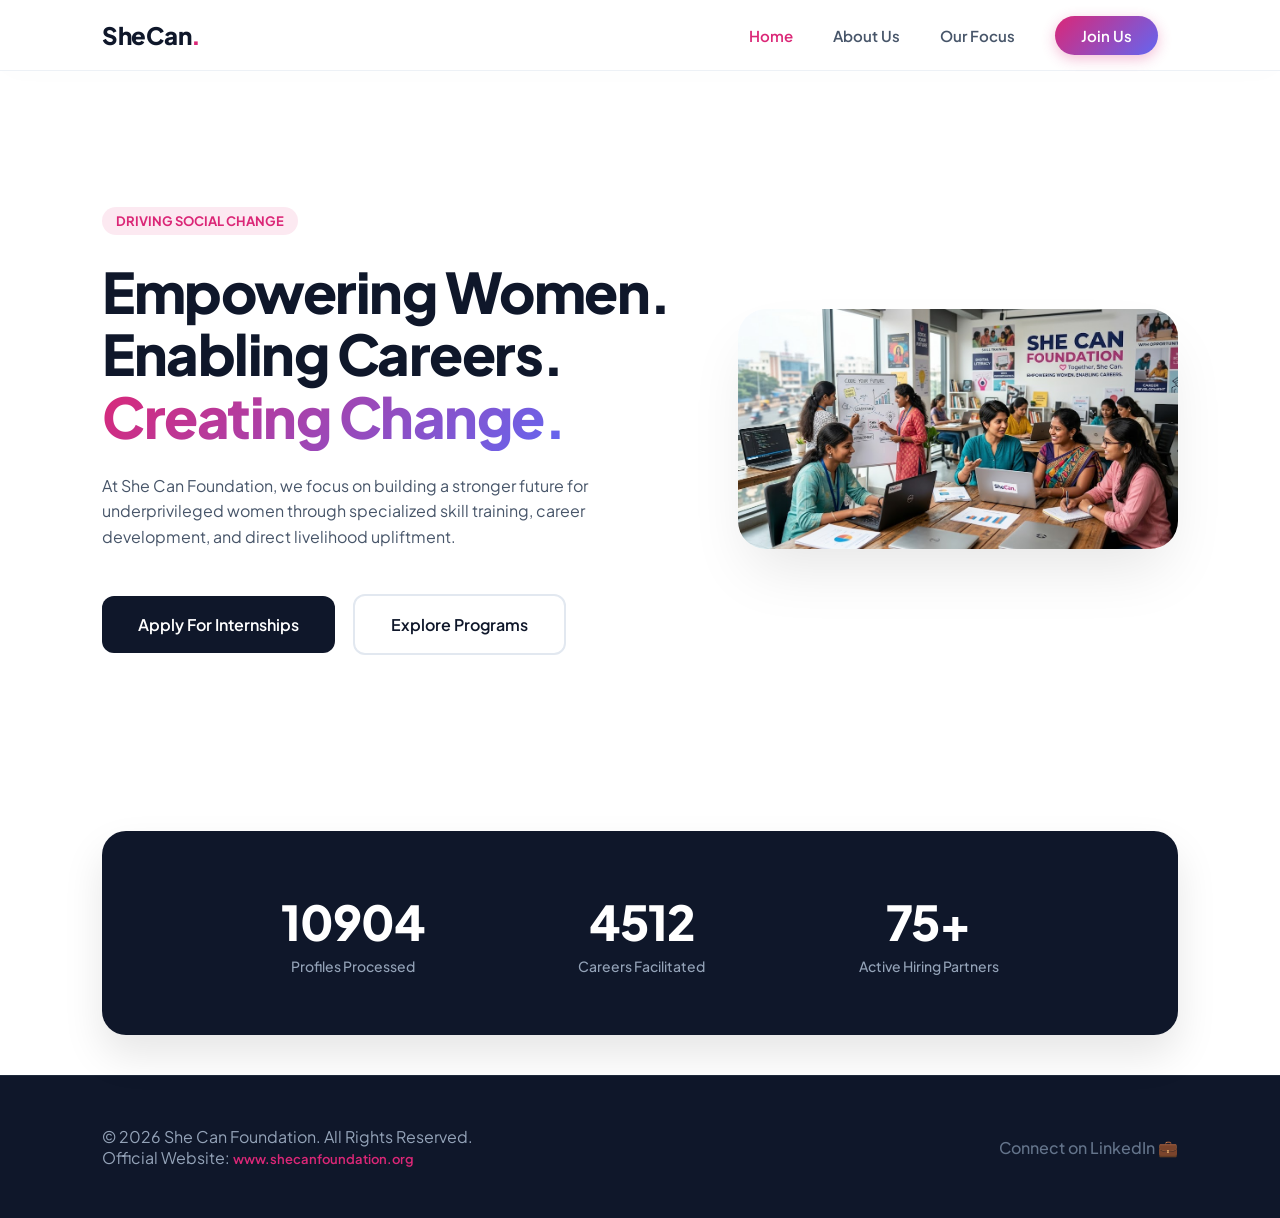
<file: index.htm>
<!DOCTYPE html>
<html lang="en">
<head>
    <meta charset="UTF-8">
    <meta name="viewport" content="width=device-width, initial-scale=1.0, maximum-scale=1.0, user-scalable=no">
    <title>She Can Foundation | Empowering Women. Enabling Careers.</title>
    <link href="https://fonts.googleapis.com/css2?family=Plus+Jakarta+Sans:wght@300;400;600;700;800&display=swap" rel="stylesheet">
    <link rel="stylesheet" href="styles.css">
</head>
<body>

    <header class="navbar">
        <div class="logo">SheCan<span>.</span></div>
        <nav>
            <ul class="nav-links">
                <li><a href="#home" class="nav-tab active" data-page="home">Home</a></li>
                <li><a href="#about" class="nav-tab" data-page="about">About Us</a></li>
                <li><a href="#programs" class="nav-tab" data-page="programs">Our Focus</a></li>
                <li><a href="#volunteer" class="btn-nav nav-tab" data-page="volunteer">Join Us</a></li>
            </ul>
        </nav>
    </header>

    <main id="main-content">
        <section id="home-page" class="page-view active">
            <div class="hero-section">
                <div class="hero-content animate-fade-up">
                    <span class="badge">DRIVING SOCIAL CHANGE</span>
                    <h1>Empowering Women.<br>Enabling Careers.<br><span class="gradient-text">Creating Change.</span></h1>
                    <p>At She Can Foundation, we focus on building a stronger future for underprivileged women through specialized skill training, career development, and direct livelihood upliftment.</p>
                    <div class="hero-btns">
                        <a href="#volunteer" class="btn-primary trigger-tab" data-target="volunteer">Apply For Internships</a>
                        <a href="#programs" class="btn-secondary trigger-tab" data-target="programs">Explore Programs</a>
                    </div>
                </div>
                <div class="hero-image-pro animate-fade-in">
                    <img src="image01.jpg" alt="She Can Foundation Pro Workspace Empowerment Illustration">
                </div>
            </div>

            <div class="impact-banner">
                <div class="counter-box">
                    <h2 class="counter" data-target="15000">0</h2>
                    <p>Profiles Processed</p>
                </div>
                <div class="counter-box">
                    <h2 class="counter" data-target="6200">0</h2>
                    <p>Careers Facilitated</p>
                </div>
                <div class="counter-box">
                    <h2 class="counter" data-target="75">0</h2>
                    <p>Active Hiring Partners</p>
                </div>
            </div>
        </section>

        <section id="about-page" class="page-view hidden">
            <div class="container">
                <div class="section-title">
                    <h2>About She Can Foundation</h2>
                    <p>A dedicated creative workspace for aspiring young women from marginalized backgrounds.</p>
                    <div class="underline"></div>
                </div>
                <div class="about-grid">
                    <div class="about-card glass interactive-hover">
                        <div class="icon-placeholder">🩷</div>
                        <h3>Together, She Can.</h3>
                        <p>We are intentionally designed to break traditional boundaries. We provide an ecosystem where students and women can learn, apply for active careers, and find opportunities without any fear of rejection or unrealistic expectations.</p>
                    </div>
                    <div class="about-card glass interactive-hover">
                        <div class="icon-placeholder">🌍</div>
                        <h3>Livelihood Upliftment</h3>
                        <p>By connecting rural and urban talents straight to structured workflows, we establish full financial independence and security tracks for families across marginalized communities.</p>
                    </div>
                </div>
            </div>
        </section>

        <section id="programs-page" class="page-view hidden">
            <div class="container">
                <div class="section-title">
                    <h2>Our Core Focus Areas</h2>
                    <p>How we execute empowerment arrays daily across India.</p>
                    <div class="underline"></div>
                </div>
                <div class="programs-grid">
                    <div class="program-item glassimate glass-hover animate-hover-effect">
                        <div class="icon-placeholder">💻</div>
                        <h3>Skill-based Internships</h3>
                        <p>Providing verified Work-from-Home (WFH) opportunities and practical industrial training tailored for modern corporate ecosystems.</p>
                    </div>
                    <div class="program-item glassimate glass-hover animate-hover-effect">
                        <div class="icon-placeholder">🎓</div>
                        <h3>Women-Centric Learning</h3>
                        <p>Curating personalized digital literacy programs, language modules, and modern functional software skill training tracks.</p>
                    </div>
                    <div class="program-item glassimate glass-hover animate-hover-effect">
                        <div class="icon-placeholder">🩺</div>
                        <h3>Health & Education Support</h3>
                        <p>Comprehensive grassroots funding and counseling frameworks targeting primary healthcare rights and higher educational access.</p>
                    </div>
                    <div class="program-item glassimate glass-hover animate-hover-effect">
                        <div class="icon-placeholder">💼</div>
                        <h3>Career Development</h3>
                        <p>Mentorship programs designed specifically to build profiles, interview confidence, and tech skills for women from marginalized networks.</p>
                    </div>
                </div>
            </div>
        </section>

        <section id="volunteer-page" class="page-view hidden">
            <div class="form-wrapper">
                <div class="form-container pro-form glass-card">
                    <h2>Join the Impact Array</h2>
                    <p>Submit your details to enter our screening and onboarding evaluation channel.</p>
                    <form id="proJoinForm">
                        <div class="input-group">
                            <input type="text" id="vName" required placeholder="Your Name">
                        </div>
                        <div class="input-group">
                            <input type="email" id="vEmail" required placeholder="Email Address">
                        </div>
                        <div class="input-group">
                            <input type="text" id="vPhone" required placeholder="10-Digit WhatsApp Number">
                        </div>
                        <div class="input-group">
                            <select id="vRole" required>
                                <option value="" disabled selected>Select Prefered Stream</option>
                                <option value="wfh">Work-from-Home Internships</option>
                                <option value="digital">Digital Training Programs</option>
                                <option value="mentor">Become a Student Volunteer</option>
                            </select>
                        </div>
                        <button type="submit" class="btn-submit">Dispatch Application 🩷</button>
                    </form>
                    <div id="proFeedback" class="hidden-msg"></div>
                </div>
            </div>
        </section>
    </main>

    <footer class="footer">
    <div class="footer-content container-footer">
        <div class="footer-info">
            <p>&copy; 2026 She Can Foundation. All Rights Reserved.</p>
            <p class="footer-ref">Official Website: <a href="http://www.shecanfoundation.org" target="_blank">www.shecanfoundation.org</a></p>
        </div>
        <div class="footer-links">
            <a href="https://linkedin.com/company/shecanfoundation" target="_blank" class="social-link">Connect on LinkedIn 💼</a>
        </div>
    </div>
</footer>

    <script src="script.js"></script>
</body>
</html>
</file>
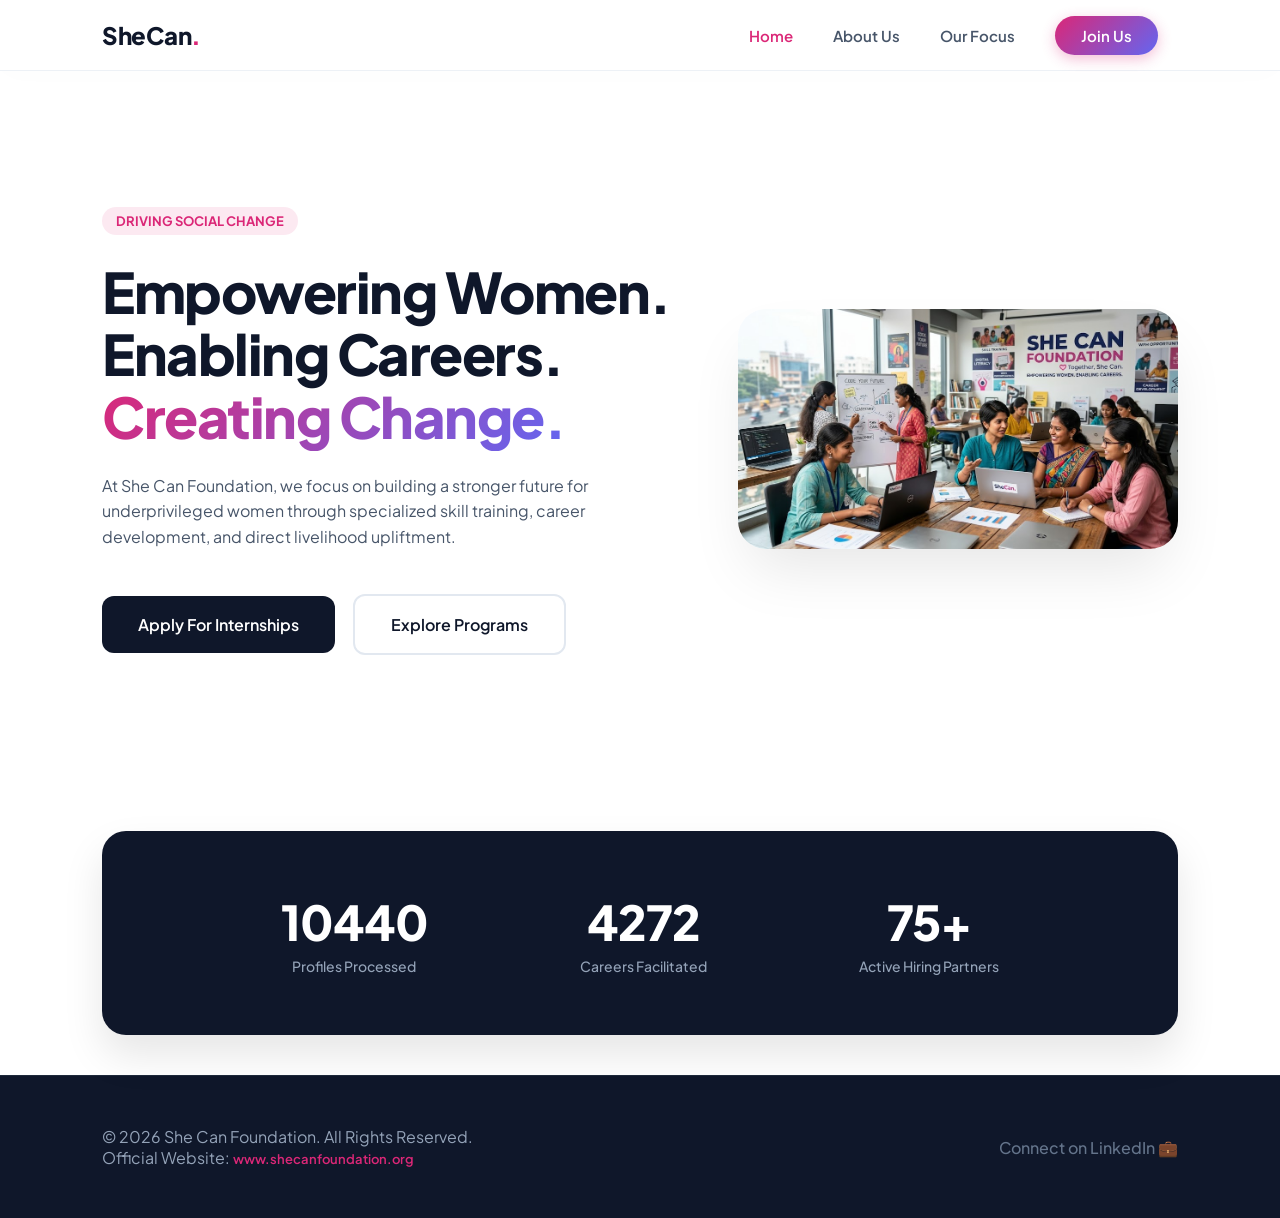
<file: index.html>
<!DOCTYPE html>
<html lang="en">
<head>
    <meta charset="UTF-8">
    <meta name="viewport" content="width=device-width, initial-scale=1.0, maximum-scale=1.0, user-scalable=no">
    <title>She Can Foundation | Empowering Women. Enabling Careers.</title>
    <link href="https://fonts.googleapis.com/css2?family=Plus+Jakarta+Sans:wght@300;400;600;700;800&display=swap" rel="stylesheet">
    <link rel="stylesheet" href="styles.css">
</head>
<body>

    <header class="navbar">
        <div class="logo">SheCan<span>.</span></div>
        <nav>
            <ul class="nav-links">
                <li><a href="#home" class="nav-tab active" data-page="home">Home</a></li>
                <li><a href="#about" class="nav-tab" data-page="about">About Us</a></li>
                <li><a href="#programs" class="nav-tab" data-page="programs">Our Focus</a></li>
                <li><a href="#volunteer" class="btn-nav nav-tab" data-page="volunteer">Join Us</a></li>
            </ul>
        </nav>
    </header>

    <main id="main-content">
        <section id="home-page" class="page-view active">
            <div class="hero-section">
                <div class="hero-content animate-fade-up">
                    <span class="badge">DRIVING SOCIAL CHANGE</span>
                    <h1>Empowering Women.<br>Enabling Careers.<br><span class="gradient-text">Creating Change.</span></h1>
                    <p>At She Can Foundation, we focus on building a stronger future for underprivileged women through specialized skill training, career development, and direct livelihood upliftment.</p>
                    <div class="hero-btns">
                        <a href="#volunteer" class="btn-primary trigger-tab" data-target="volunteer">Apply For Internships</a>
                        <a href="#programs" class="btn-secondary trigger-tab" data-target="programs">Explore Programs</a>
                    </div>
                </div>
                <div class="hero-image-pro animate-fade-in">
                    <img src="image01.jpg" alt="She Can Foundation Pro Workspace Empowerment Illustration">
                </div>
            </div>

            <div class="impact-banner">
                <div class="counter-box">
                    <h2 class="counter" data-target="15000">0</h2>
                    <p>Profiles Processed</p>
                </div>
                <div class="counter-box">
                    <h2 class="counter" data-target="6200">0</h2>
                    <p>Careers Facilitated</p>
                </div>
                <div class="counter-box">
                    <h2 class="counter" data-target="75">0</h2>
                    <p>Active Hiring Partners</p>
                </div>
            </div>
        </section>

        <section id="about-page" class="page-view hidden">
            <div class="container">
                <div class="section-title">
                    <h2>About She Can Foundation</h2>
                    <p>A dedicated creative workspace for aspiring young women from marginalized backgrounds.</p>
                    <div class="underline"></div>
                </div>
                <div class="about-grid">
                    <div class="about-card glass interactive-hover">
                        <div class="icon-placeholder">🩷</div>
                        <h3>Together, She Can.</h3>
                        <p>We are intentionally designed to break traditional boundaries. We provide an ecosystem where students and women can learn, apply for active careers, and find opportunities without any fear of rejection or unrealistic expectations.</p>
                    </div>
                    <div class="about-card glass interactive-hover">
                        <div class="icon-placeholder">🌍</div>
                        <h3>Livelihood Upliftment</h3>
                        <p>By connecting rural and urban talents straight to structured workflows, we establish full financial independence and security tracks for families across marginalized communities.</p>
                    </div>
                </div>
            </div>
        </section>

        <section id="programs-page" class="page-view hidden">
            <div class="container">
                <div class="section-title">
                    <h2>Our Core Focus Areas</h2>
                    <p>How we execute empowerment arrays daily across India.</p>
                    <div class="underline"></div>
                </div>
                <div class="programs-grid">
                    <div class="program-item glassimate glass-hover animate-hover-effect">
                        <div class="icon-placeholder">💻</div>
                        <h3>Skill-based Internships</h3>
                        <p>Providing verified Work-from-Home (WFH) opportunities and practical industrial training tailored for modern corporate ecosystems.</p>
                    </div>
                    <div class="program-item glassimate glass-hover animate-hover-effect">
                        <div class="icon-placeholder">🎓</div>
                        <h3>Women-Centric Learning</h3>
                        <p>Curating personalized digital literacy programs, language modules, and modern functional software skill training tracks.</p>
                    </div>
                    <div class="program-item glassimate glass-hover animate-hover-effect">
                        <div class="icon-placeholder">🩺</div>
                        <h3>Health & Education Support</h3>
                        <p>Comprehensive grassroots funding and counseling frameworks targeting primary healthcare rights and higher educational access.</p>
                    </div>
                    <div class="program-item glassimate glass-hover animate-hover-effect">
                        <div class="icon-placeholder">💼</div>
                        <h3>Career Development</h3>
                        <p>Mentorship programs designed specifically to build profiles, interview confidence, and tech skills for women from marginalized networks.</p>
                    </div>
                </div>
            </div>
        </section>

        <section id="volunteer-page" class="page-view hidden">
            <div class="form-wrapper">
                <div class="form-container pro-form glass-card">
                    <h2>Join the Impact Array</h2>
                    <p>Submit your details to enter our screening and onboarding evaluation channel.</p>
                    <form id="proJoinForm">
                        <div class="input-group">
                            <input type="text" id="vName" required placeholder="Your Name">
                        </div>
                        <div class="input-group">
                            <input type="email" id="vEmail" required placeholder="Email Address">
                        </div>
                        <div class="input-group">
                            <input type="text" id="vPhone" required placeholder="10-Digit WhatsApp Number">
                        </div>
                        <div class="input-group">
                            <select id="vRole" required>
                                <option value="" disabled selected>Select Prefered Stream</option>
                                <option value="wfh">Work-from-Home Internships</option>
                                <option value="digital">Digital Training Programs</option>
                                <option value="mentor">Become a Student Volunteer</option>
                            </select>
                        </div>
                        <button type="submit" class="btn-submit">Dispatch Application 🩷</button>
                    </form>
                    <div id="proFeedback" class="hidden-msg"></div>
                </div>
            </div>
        </section>
    </main>

    <footer class="footer">
    <div class="footer-content container-footer">
        <div class="footer-info">
            <p>&copy; 2026 She Can Foundation. All Rights Reserved.</p>
            <p class="footer-ref">Official Website: <a href="http://www.shecanfoundation.org" target="_blank">www.shecanfoundation.org</a></p>
        </div>
        <div class="footer-links">
            <a href="https://linkedin.com/company/shecanfoundation" target="_blank" class="social-link">Connect on LinkedIn 💼</a>
        </div>
    </div>
</footer>

    <script src="script.js"></script>
</body>
</html>
</file>
<file: styles.css>
/* RESPONSIVE CSS tokens & Root configuration */
:root {
    --primary: #6366f1;  /* Royal Indigo */
    --accent: #db2777;   /* Authentic SheCan Empowerment Pink */
    --dark: #0f172a;     /* Modern Slate Dark */
    --glass: rgba(255, 255, 255, 0.85);
    --glass-heavy: rgba(255, 255, 255, 0.95);
    --muted: #475569;
    --light-bg: #f8fafc;
}

* {
    margin: 0;
    padding: 0;
    box-sizing: border-box;
    font-family: 'Plus Jakarta Sans', sans-serif;
    outline: none;
}

body {
    background-color: #ffffff;
    color: var(--dark);
    overflow-x: hidden;
    -webkit-font-smoothing: antialiased;
}

/* ADVANCED UI GLASS NAVBAR: Sticky Layout for Multi-Turn Views */
.navbar {
    display: flex;
    justify-content: space-between;
    align-items: center;
    padding: 20px 8%;
    background: var(--glass-heavy);
    backdrop-filter: blur(14px);
    -webkit-backdrop-filter: blur(14px);
    box-shadow: 0 4px 30px rgba(0, 0, 0, 0.01);
    border-bottom: 1px solid rgba(226, 232, 240, 0.6);
    position: sticky;
    top: 0;
    z-index: 2000;
}

.logo {
    font-size: 24px;
    font-weight: 800;
    letter-spacing: -0.5px;
}
.logo span { color: var(--accent); }

.nav-links {
    display: flex;
    list-style: none;
    align-items: center;
}

.nav-links li a {
    text-decoration: none;
    color: var(--muted);
    font-weight: 600;
    margin: 0 20px;
    font-size: 15px;
    transition: color 0.3s ease;
    cursor: pointer;
}

.nav-links li a:hover, .nav-links li a.active {
    color: var(--accent);
}

.btn-nav {
    background: linear-gradient(135deg, var(--accent), var(--primary));
    color: #fff !important;
    padding: 10px 26px;
    border-radius: 30px;
    box-shadow: 0 4px 14px rgba(219, 39, 119, 0.3);
    border: none;
}
.btn-nav:hover {
    transform: scale(1.03);
    box-shadow: 0 6px 20px rgba(219, 39, 119, 0.45);
}

/* MULTI-PAGE SPA VIEW CONTROLLER CSS */
.page-view {
    animation: slideInSmooth 0.6s cubic-bezier(0.2, 1, 0.3, 1) forwards;
}
.page-view.hidden {
    display: none !important;
}

/* HERO GRID STRUCTURE & PRO IMAGE INTEGRATION */
.hero-section {
    display: grid;
    grid-template-columns: 1.15fr 0.85fr;
    gap: 40px;
    align-items: center;
    padding: 100px 8%;
    min-height: 80vh;
}

.badge {
    background-color: rgba(219, 39, 119, 0.1);
    color: var(--accent);
    padding: 6px 14px;
    border-radius: 20px;
    font-size: 13px;
    font-weight: 700;
    display: inline-block;
    margin-bottom: 25px;
}

.hero-content h1 {
    font-size: 56px;
    font-weight: 800;
    letter-spacing: -1.5px;
    line-height: 1.12;
    margin-bottom: 25px;
}

.gradient-text {
    background: linear-gradient(135deg, var(--accent), var(--primary));
    -webkit-background-clip: text;
    -webkit-text-fill-color: transparent;
}

.hero-content p {
    color: var(--muted);
    font-size: 16px;
    line-height: 1.6;
    margin-bottom: 45px;
    max-width: 550px;
}

.hero-btns .btn-primary {
    text-decoration: none;
    padding: 18px 36px;
    background: var(--dark);
    color: #fff;
    border-radius: 12px;
    font-weight: 600;
    margin-right: 15px;
    transition: all 0.3s;
    display: inline-block;
}
.hero-btns .btn-primary:hover { background: var(--accent); transform: translateY(-3px); }

.hero-btns .btn-secondary {
    text-decoration: none;
    padding: 18px 36px;
    border: 2px solid #e2e8f0;
    color: var(--dark);
    border-radius: 12px;
    font-weight: 600;
    transition: all 0.3s;
    display: inline-block;
}
.hero-btns .btn-secondary:hover { background: #fff; border-color: var(--dark); }

/* ADVANCED PRO IMAGE Integration Logic */
.hero-image-pro img {
    width: 100%;
    border-radius: 28px;
    box-shadow: 0 30px 60px -12px rgba(0, 0, 0, 0.1);
}

/* INTERACTIVE NUMERICAL COUNTERS LAYOUT BLOCK */
.impact-banner {
    background: var(--dark);
    padding: 60px 8%;
    display: flex;
    justify-content: space-around;
    border-radius: 24px;
    margin: 40px 8%;
    color: #fff;
    text-align: center;
    box-shadow: 0 20px 40px rgba(0,0,0,0.1);
}

.counter-box h2 { font-size: 48px; font-weight: 800; letter-spacing: -1px; }
.counter-box p { font-size: 14px; color: #94a3b8; margin-top: 5px; font-weight: 500; }

/* CREATIVE SECTIONS DESIGN MATRICES GRIDS */
.container { padding: 90px 8%; }
.section-title { text-align: center; margin-bottom: 70px; }
.section-title h2 { font-size: 38px; font-weight: 800; letter-spacing: -1px; }
.section-title p { color: var(--muted); margin-top: 10px; font-size: 15px; }
.underline { width: 45px; height: 5px; background: var(--accent); border-radius: 10px; margin: 18px auto 0 auto; }

.about-grid, .programs-grid {
    display: grid;
    grid-template-columns: repeat(auto-fit, minmax(300px, 1fr));
    gap: 35px;
}

/* ADVANCED GLASS COMPONENT UI Design */
.glass-card, .about-card, .program-item {
    background: #ffffff;
    border: 1px solid #e2e8f0;
    border-radius: 20px;
    padding: 45px;
    box-shadow: 0 8px 30px rgba(0,0,0,0.01);
    transition: all 0.4s cubic-bezier(0.16, 1, 0.3, 1);
}

.interactive-hover:hover, .animate-hover-effect:hover {
    transform: translateY(-8px);
    box-shadow: 0 25px 50px -10px rgba(0,0,0,0.06);
    border-color: var(--accent);
}

.icon-placeholder { font-size: 44px; margin-bottom: 25px; }
.about-card h3, .program-item h3 { font-size: 24px; font-weight: 700; margin-bottom: 18px; }
.about-card p, .program-item p { color: var(--muted); line-height: 1.6; font-size: 15px; }

/* ADVANCED FORM DESIGN & Wrapper LAYOUT MODULE */
.form-wrapper { padding: 100px 8%; display: flex; justify-content: center; background-color: var(--light-bg); }
.form-container.pro-form { max-width: 580px; width: 100%; padding: 50px; text-align: center; border-radius: 24px; background: #fff; box-shadow: 0 10px 40px rgba(0,0,0,0.03); }
.form-container h2 { font-size: 30px; font-weight: 800; margin-bottom: 12px; }
.form-container p { color: var(--muted); font-size: 14px; margin-bottom: 40px; }

.input-group { margin-bottom: 25px; }
.input-group input, .input-group select {
    width: 100%;
    padding: 16px 20px;
    border: 1px solid #cbd5e1;
    border-radius: 12px;
    outline: none;
    font-size: 15px;
    background-color: var(--light-bg);
    transition: all 0.3s;
}
.input-group input:focus, .input-group select:focus { border-color: var(--accent); background-color: #fff; box-shadow: 0 0 0 4px rgba(219, 39, 119, 0.1); }

.btn-submit {
    width: 100%;
    padding: 18px;
    border: none;
    background: var(--dark);
    color: #fff;
    font-size: 16px;
    font-weight: 600;
    border-radius: 12px;
    cursor: pointer;
    transition: background 0.3s;
}
.btn-submit:hover { background: var(--accent); }

.hidden-msg { display: none; }
.success-box { background-color: #ecfdf5; border: 1px solid #a7f3d0; color: #065f46; padding: 16px; border-radius: 12px; font-size: 14px; margin-top: 20px; font-weight: 600; text-align: left; }

/* PROFESSIONAL SYSTEM FOOTER PANELS Setup */
.footer { background: var(--dark); color: #94a3b8; padding: 50px 8%; border-top: 1px solid #1e293b; }
.container-footer { max-width: 1400px; margin: 0 auto; display: flex; justify-content: space-between; align-items: center; flex-wrap: wrap; }
.footer-links a { color: #64748b; text-decoration: none; margin-left: 30px; font-weight: 500; transition: color 0.3s; }
.footer-links a:hover { color: #fff; }
.footer-ref a { color: var(--accent); text-decoration: none; font-size: 13px; font-weight: 600; }

/* CSS KEYFRAME LOAD-IN SCRIPTS ARCHITECTURE */
.animate-fade-up { opacity: 0; transform: translateY(20px); animation: fUp 0.6s forwards cubic-bezier(0.16, 1, 0.3, 1); }
.animate-fade-in { opacity: 0; animation: fIn 1s forwards ease-in-out; }
@keyframes fUp { to { opacity: 1; transform: translateY(0); } }
@keyframes fIn { to { opacity: 1; } }
@keyframes slideInSmooth { from { opacity: 0; transform: translateY(15px); } to { opacity: 1; transform: translateY(0); } }

/* FULL RESPONSIVE DESIGN Interface System Queries SETUP */
@media (max-width: 992px) {
    .hero-section { grid-template-columns: 1fr; text-align: center; padding: 60px 4%; gap: 10px; min-height: 70vh;}
    .hero-content h1 { font-size: 38px; line-height: 1.15; }
    .hero-content p { margin: 0 auto 35px auto; font-size: 15px; }
    .hero-image-pro { max-width: 600px; margin: 0 auto; }
    .hero-btns { flex-direction: column; gap: 15px; }
    .hero-btns .btn-primary, .hero-btns .btn-secondary { margin: 0; width: 100%;}
    .navbar { padding: 20px 4%; flex-direction: column; gap: 15px; text-align: center; position: relative;}
    .nav-links li a { margin: 0 10px; font-size: 14px; padding: 5px; }
    .nav-links { flex-wrap: wrap; justify-content: center;}
    .impact-banner { flex-direction: column; gap: 40px; margin: 20px 4%; padding: 40px 4%;}
    .container, .about-section, .volunteer-section, .form-wrapper, .footer { padding-left: 4%; padding-right: 4%; }
    .section-title { margin-bottom: 50px; }
    .section-title h2 { font-size: 32px; }
    .form-container.pro-form { padding: 30px; }
    .footer-content { flex-direction: column; gap: 25px; text-align: center; }
    .footer-links { margin-top: 10px; flex-wrap: wrap; justify-content: center; display: flex; gap: 10px; }
    .footer-links a { margin: 0; }
    .underline { margin: 15px auto 0 auto;}
}
</file>
